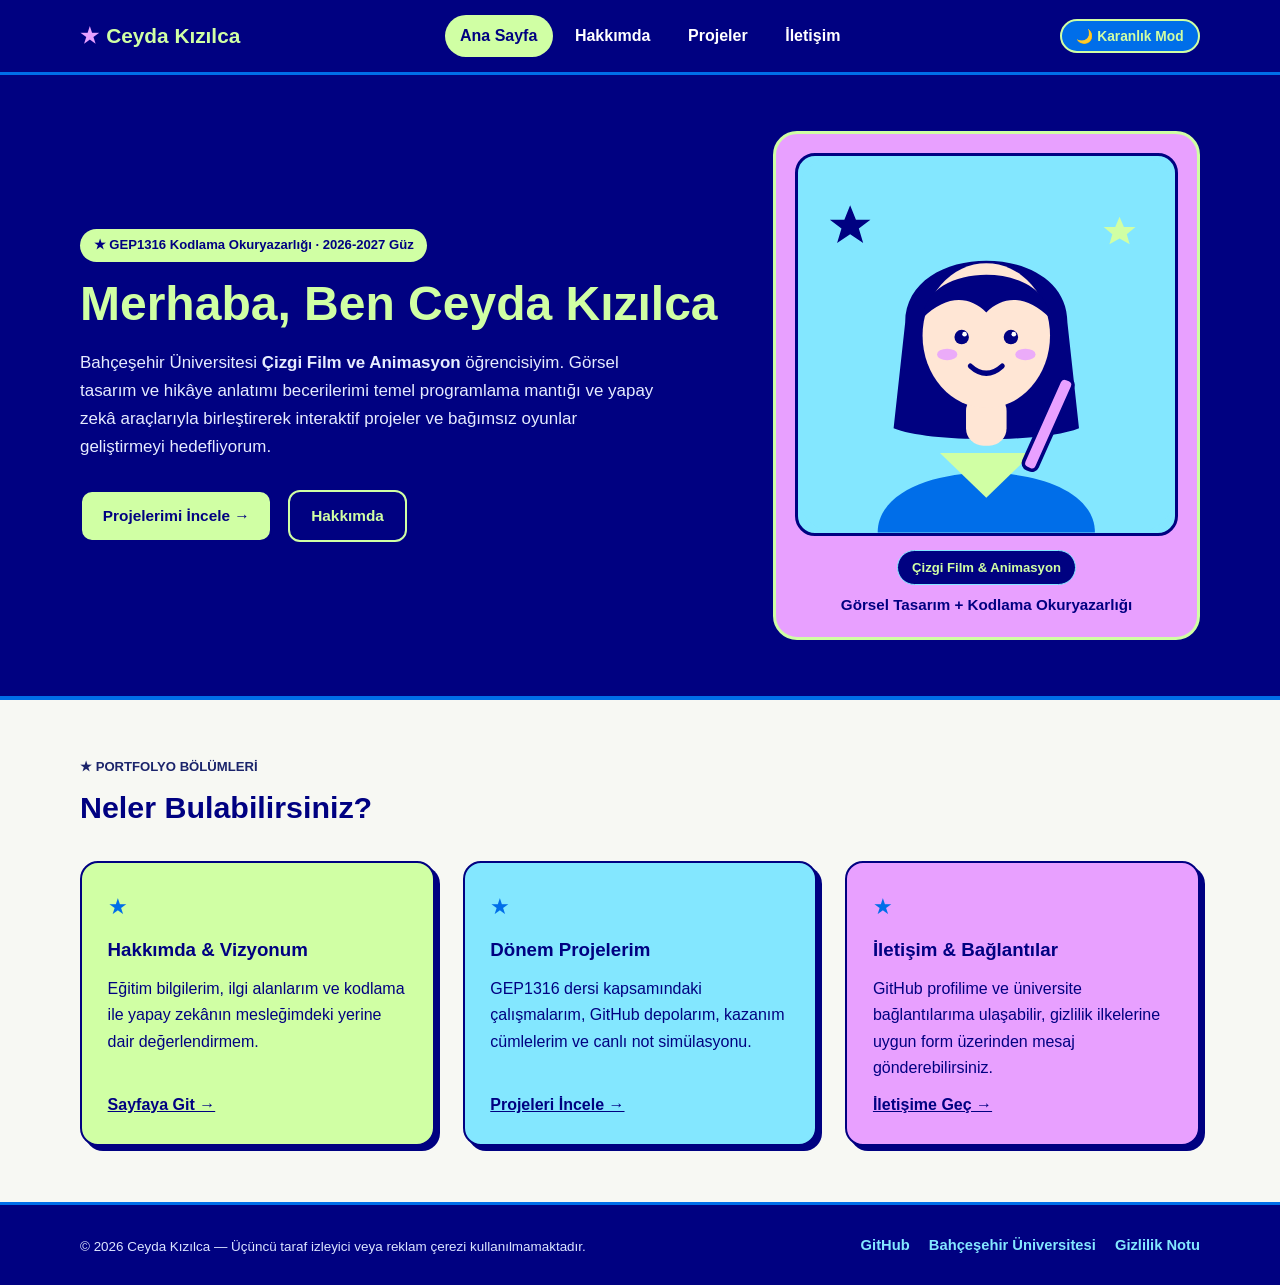
<file: index.html>
<!DOCTYPE html>
<html lang="tr">
<head>
  <meta charset="UTF-8">
  <meta name="viewport" content="width=device-width, initial-scale=1.0">
  <meta name="description" content="Ceyda Kızılca - GEP1316 Kodlama Okuryazarlığı Kişisel Portfolyo Sitesi">
  <title>Ceyda Kızılca | Ana Sayfa</title>
  <link rel="stylesheet" href="css/style.css">
</head>
<body>
  <a href="#main-content" class="skip-link">Ana içeriğe geç</a>

  <header class="site-header">
    <div class="container nav-wrapper">
      <a href="index.html" class="brand">
        <span class="brand-star" aria-hidden="true">★</span> Ceyda Kızılca
      </a>

      <div class="header-controls">
        <button type="button" class="theme-toggle" id="themeToggle" aria-pressed="false" aria-label="Karanlık modu aç veya kapat">
          🌙 Karanlık Mod
        </button>
        <button type="button" class="menu-toggle" id="menuToggle" aria-controls="siteNav" aria-expanded="false" aria-label="Gezinti menüsünü aç veya kapat">
          ☰ Menü
        </button>
      </div>

      <nav class="site-nav" id="siteNav" aria-label="Ana gezinti menüsü">
        <a href="index.html" class="nav-link active" aria-current="page">Ana Sayfa</a>
        <a href="hakkimda.html" class="nav-link">Hakkımda</a>
        <a href="projeler.html" class="nav-link">Projeler</a>
        <a href="iletisim.html" class="nav-link">İletişim</a>
      </nav>
    </div>
  </header>

  <main id="main-content">
    <section class="hero">
      <div class="container hero-grid">
        <div class="hero-content">
          <span class="badge badge-lime">★ GEP1316 Kodlama Okuryazarlığı · 2026-2027 Güz</span>
          <h1>Merhaba, Ben Ceyda Kızılca</h1>
          <p class="hero-text">
            Bahçeşehir Üniversitesi <strong>Çizgi Film ve Animasyon</strong> öğrencisiyim.
            Görsel tasarım ve hikâye anlatımı becerilerimi temel programlama mantığı ve yapay zekâ
            araçlarıyla birleştirerek interaktif projeler ve bağımsız oyunlar geliştirmeyi hedefliyorum.
          </p>
          <div class="hero-actions">
            <a href="projeler.html" class="btn btn-lime">Projelerimi İncele →</a>
            <a href="hakkimda.html" class="btn btn-outline-light">Hakkımda</a>
          </div>
        </div>

        <div class="avatar-showcase">
          <div class="avatar-frame">
            <!-- İsterseniz bu SVG yerine <img src="img/profil.jpg" alt="Ceyda Kızılca portre fotoğrafı"> ekleyebilirsiniz -->
            <svg viewBox="0 0 260 260" class="avatar-svg" role="img" aria-label="Ceyda Kızılca illüstrasyon avatarı">
              <title>Ceyda Kızılca İllüstrasyon Avatarı</title>
              <rect width="260" height="260" rx="26" fill="#83E7FF"/>
              <polygon points="36,34 40,44 50,44 42,50 45,60 36,54 27,60 30,50 22,44 32,44" fill="#000181"/>
              <polygon points="222,42 225,49 233,49 227,54 229,61 222,57 215,61 217,54 211,49 219,49" fill="#D0FFA4"/>
              <path d="M55 260 C55 205, 205 205, 205 260 Z" fill="#006EE9"/>
              <path d="M98 205 L130 236 L162 205 Z" fill="#D0FFA4"/>
              <path d="M74 115 C74 58, 186 58, 186 115 L194 188 C170 198, 90 198, 66 188 Z" fill="#000181"/>
              <rect x="116" y="164" width="28" height="36" rx="12" fill="#FFE6D5"/>
              <ellipse cx="130" cy="124" rx="44" ry="50" fill="#FFE6D5"/>
              <path d="M86 112 C88 72, 172 72, 174 112 C158 96, 142 96, 130 108 C118 96, 102 96, 86 112 Z" fill="#000181"/>
              <circle cx="113" cy="125" r="5" fill="#000181"/>
              <circle cx="147" cy="125" r="5" fill="#000181"/>
              <circle cx="115" cy="123" r="1.6" fill="#FFFFFF"/>
              <circle cx="149" cy="123" r="1.6" fill="#FFFFFF"/>
              <ellipse cx="103" cy="137" rx="7" ry="4" fill="#E8A0FF" opacity="0.85"/>
              <ellipse cx="157" cy="137" rx="7" ry="4" fill="#E8A0FF" opacity="0.85"/>
              <path d="M119 145 Q130 155 141 145" stroke="#000181" stroke-width="3.5" fill="none" stroke-linecap="round"/>
              <rect x="182" y="152" width="10" height="68" rx="4" transform="rotate(24 182 152)" fill="#E8A0FF" stroke="#000181" stroke-width="2.5"/>
            </svg>
          </div>
          <div class="avatar-caption">
            <span class="pill pill-navy">Çizgi Film &amp; Animasyon</span>
            <p>Görsel Tasarım + Kodlama Okuryazarlığı</p>
          </div>
        </div>
      </div>
    </section>

    <section class="section">
      <div class="container">
        <div class="section-header">
          <span class="eyebrow">★ PORTFOLYO BÖLÜMLERİ</span>
          <h2>Neler Bulabilirsiniz?</h2>
        </div>

        <div class="cards-grid three-cols">
          <article class="info-box box-lime">
            <span class="box-star" aria-hidden="true">★</span>
            <h3>Hakkımda &amp; Vizyonum</h3>
            <p>Eğitim bilgilerim, ilgi alanlarım ve kodlama ile yapay zekânın mesleğimdeki yerine dair değerlendirmem.</p>
            <a href="hakkimda.html" class="text-link">Sayfaya Git →</a>
          </article>

          <article class="info-box box-sunny">
            <span class="box-star" aria-hidden="true">★</span>
            <h3>Dönem Projelerim</h3>
            <p>GEP1316 dersi kapsamındaki çalışmalarım, GitHub depolarım, kazanım cümlelerim ve canlı not simülasyonu.</p>
            <a href="projeler.html" class="text-link">Projeleri İncele →</a>
          </article>

          <article class="info-box box-violet">
            <span class="box-star" aria-hidden="true">★</span>
            <h3>İletişim &amp; Bağlantılar</h3>
            <p>GitHub profilime ve üniversite bağlantılarıma ulaşabilir, gizlilik ilkelerine uygun form üzerinden mesaj gönderebilirsiniz.</p>
            <a href="iletisim.html" class="text-link">İletişime Geç →</a>
          </article>
        </div>
      </div>
    </section>
  </main>

  <footer class="site-footer">
    <div class="container footer-content">
      <div>
        
        <p class="footer-sub">© 2026 Ceyda Kızılca — Üçüncü taraf izleyici veya reklam çerezi kullanılmamaktadır.</p>
      </div>
      <div class="footer-links">
        <a href="https://github.com/CeydaKzlc" target="_blank" rel="noopener noreferrer">GitHub</a>
        <a href="https://www.bau.edu.tr" target="_blank" rel="noopener noreferrer">Bahçeşehir Üniversitesi</a>
        <a href="iletisim.html#gizlilik">Gizlilik Notu</a>
      </div>
    </div>
  </footer>

  <script src="js/script.js"></script>
</body>
</html>
</file>
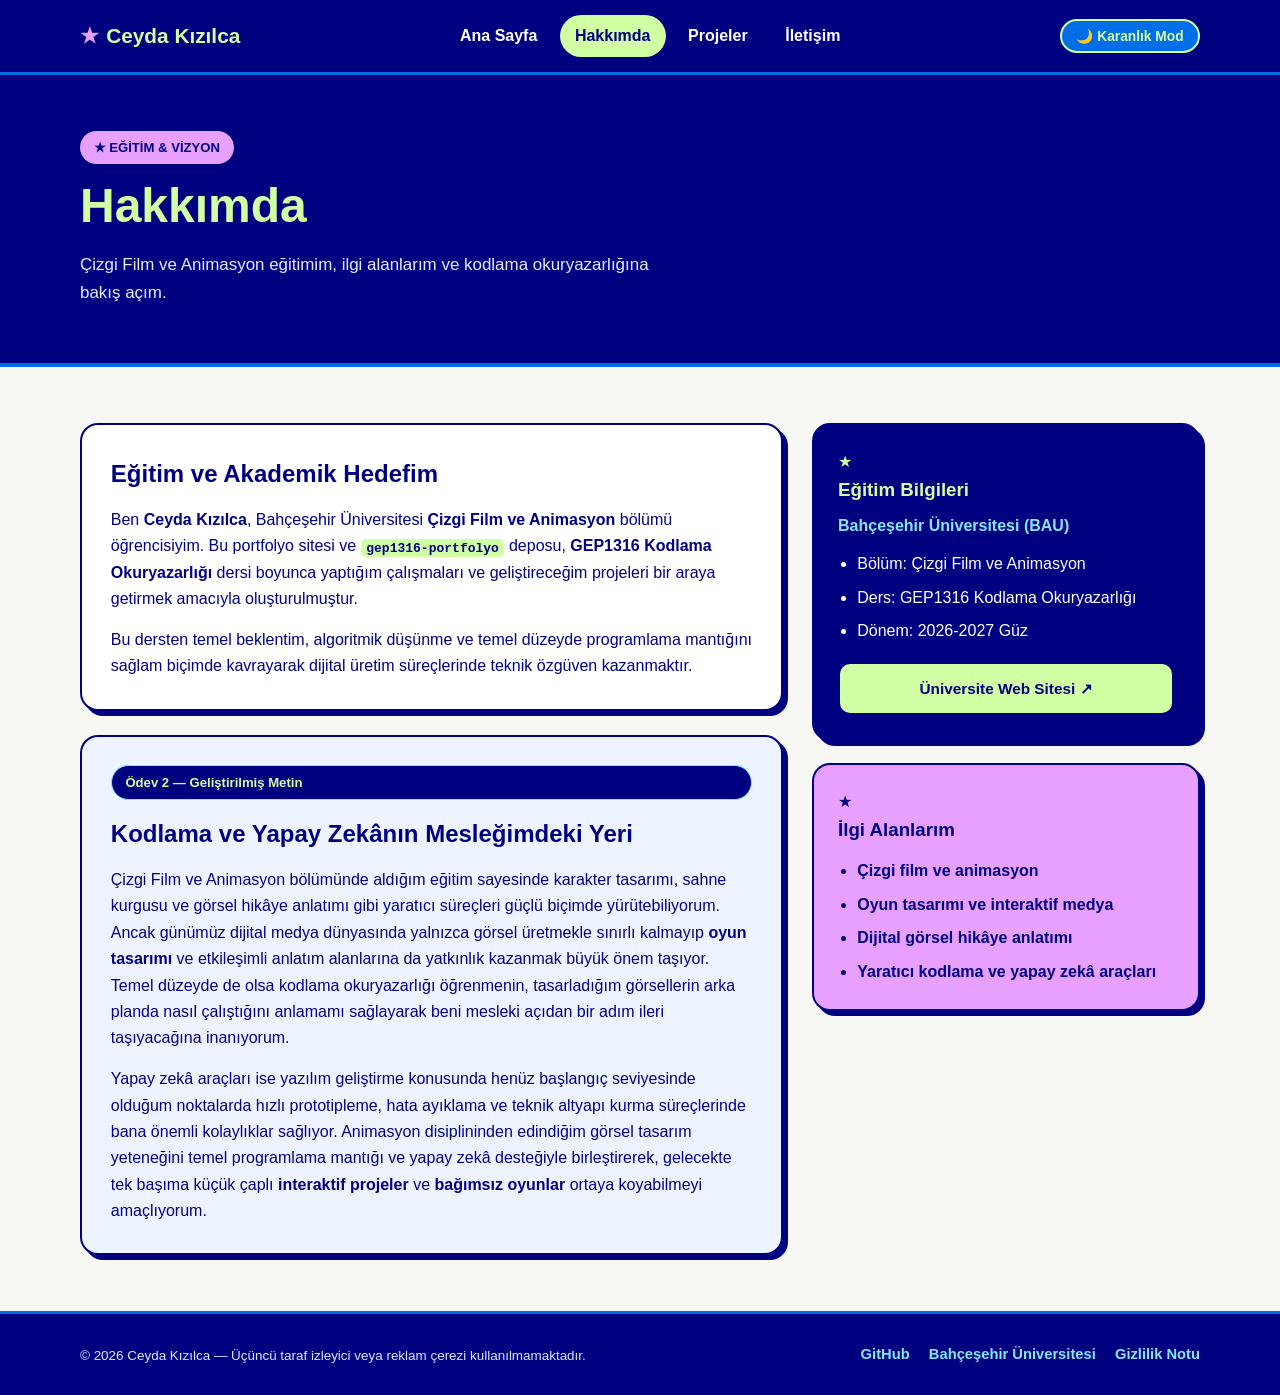
<file: hakkimda.html>
<!DOCTYPE html>
<html lang="tr">
<head>
  <meta charset="UTF-8">
  <meta name="viewport" content="width=device-width, initial-scale=1.0">
  <meta name="description" content="Ceyda Kızılca - Eğitim, ilgi alanları ve kodlama ile yapay zekânın mesleğimdeki yeri">
  <title>Hakkımda | Ceyda Kızılca</title>
  <link rel="stylesheet" href="css/style.css">
</head>
<body>
  <a href="#main-content" class="skip-link">Ana içeriğe geç</a>

  <header class="site-header">
    <div class="container nav-wrapper">
      <a href="index.html" class="brand">
        <span class="brand-star" aria-hidden="true">★</span> Ceyda Kızılca
      </a>

      <div class="header-controls">
        <button type="button" class="theme-toggle" id="themeToggle" aria-pressed="false" aria-label="Karanlık modu aç veya kapat">
          🌙 Karanlık Mod
        </button>
        <button type="button" class="menu-toggle" id="menuToggle" aria-controls="siteNav" aria-expanded="false" aria-label="Gezinti menüsünü aç veya kapat">
          ☰ Menü
        </button>
      </div>

      <nav class="site-nav" id="siteNav" aria-label="Ana gezinti menüsü">
        <a href="index.html" class="nav-link">Ana Sayfa</a>
        <a href="hakkimda.html" class="nav-link active" aria-current="page">Hakkımda</a>
        <a href="projeler.html" class="nav-link">Projeler</a>
        <a href="iletisim.html" class="nav-link">İletişim</a>
      </nav>
    </div>
  </header>

  <main id="main-content">
    <section class="page-banner">
      <div class="container">
        <span class="badge badge-violet">★ EĞİTİM &amp; VİZYON</span>
        <h1>Hakkımda</h1>
        <p>Çizgi Film ve Animasyon eğitimim, ilgi alanlarım ve kodlama okuryazarlığına bakış açım.</p>
      </div>
    </section>

    <section class="section">
      <div class="container about-layout">
        <div class="about-main">
          <article class="content-card">
            <h2>Eğitim ve Akademik Hedefim</h2>
            <p>
              Ben <strong>Ceyda Kızılca</strong>, Bahçeşehir Üniversitesi <strong>Çizgi Film ve Animasyon</strong>
              bölümü öğrencisiyim. Bu portfolyo sitesi ve <code>gep1316-portfolyo</code> deposu,
              <strong>GEP1316 Kodlama Okuryazarlığı</strong> dersi boyunca yaptığım çalışmaları ve
              geliştireceğim projeleri bir araya getirmek amacıyla oluşturulmuştur.
            </p>
            <p>
              Bu dersten temel beklentim, algoritmik düşünme ve temel düzeyde programlama mantığını
              sağlam biçimde kavrayarak dijital üretim süreçlerinde teknik özgüven kazanmaktır.
            </p>
          </article>

          <article class="content-card card-accent-sunny">
            <span class="pill pill-navy">Ödev 2 — Geliştirilmiş Metin</span>
            <h2 class="mt-sm">Kodlama ve Yapay Zekânın Mesleğimdeki Yeri</h2>
            <p>
              Çizgi Film ve Animasyon bölümünde aldığım eğitim sayesinde karakter tasarımı, sahne kurgusu ve
              görsel hikâye anlatımı gibi yaratıcı süreçleri güçlü biçimde yürütebiliyorum. Ancak günümüz dijital
              medya dünyasında yalnızca görsel üretmekle sınırlı kalmayıp <strong>oyun tasarımı</strong> ve etkileşimli
              anlatım alanlarına da yatkınlık kazanmak büyük önem taşıyor. Temel düzeyde de olsa kodlama
              okuryazarlığı öğrenmenin, tasarladığım görsellerin arka planda nasıl çalıştığını anlamamı sağlayarak
              beni mesleki açıdan bir adım ileri taşıyacağına inanıyorum.
            </p>
            <p>
              Yapay zekâ araçları ise yazılım geliştirme konusunda henüz başlangıç seviyesinde olduğum noktalarda
              hızlı prototipleme, hata ayıklama ve teknik altyapı kurma süreçlerinde bana önemli kolaylıklar sağlıyor.
              Animasyon disiplininden edindiğim görsel tasarım yeteneğini temel programlama mantığı ve yapay zekâ
              desteğiyle birleştirerek, gelecekte tek başıma küçük çaplı <strong>interaktif projeler</strong> ve
              <strong>bağımsız oyunlar</strong> ortaya koyabilmeyi amaçlıyorum.
            </p>
          </article>
        </div>

        <aside class="about-sidebar" aria-label="Eğitim ve ilgi alanları özeti">
          <div class="sidebar-card card-navy">
            <span class="star-icon" aria-hidden="true">★</span>
            <h3>Eğitim Bilgileri</h3>
            <p class="sidebar-subtext">Bahçeşehir Üniversitesi (BAU)</p>
            <ul class="sidebar-list">
              <li>Bölüm: Çizgi Film ve Animasyon</li>
              <li>Ders: GEP1316 Kodlama Okuryazarlığı</li>
              <li>Dönem: 2026-2027 Güz</li>
            </ul>
            <div class="sidebar-buttons">
              <a href="https://www.bau.edu.tr" target="_blank" rel="noopener noreferrer" class="btn btn-lime btn-block">
                Üniversite Web Sitesi ↗
              </a>
            </div>
          </div>

          <div class="sidebar-card card-violet">
            <span class="star-icon" aria-hidden="true">★</span>
            <h3>İlgi Alanlarım</h3>
            <ul class="sidebar-list dark-list">
              <li>Çizgi film ve animasyon</li>
              <li>Oyun tasarımı ve interaktif medya</li>
              <li>Dijital görsel hikâye anlatımı</li>
              <li>Yaratıcı kodlama ve yapay zekâ araçları</li>
            </ul>
          </div>
        </aside>
      </div>
    </section>
  </main>

  <footer class="site-footer">
    <div class="container footer-content">
      <div>
        
        <p class="footer-sub">© 2026 Ceyda Kızılca — Üçüncü taraf izleyici veya reklam çerezi kullanılmamaktadır.</p>
      </div>
      <div class="footer-links">
        <a href="https://github.com/CeydaKzlc" target="_blank" rel="noopener noreferrer">GitHub</a>
        <a href="https://www.bau.edu.tr" target="_blank" rel="noopener noreferrer">Bahçeşehir Üniversitesi</a>
        <a href="iletisim.html#gizlilik">Gizlilik Notu</a>
      </div>
    </div>
  </footer>

  <script src="js/script.js"></script>
</body>
</html>
</file>
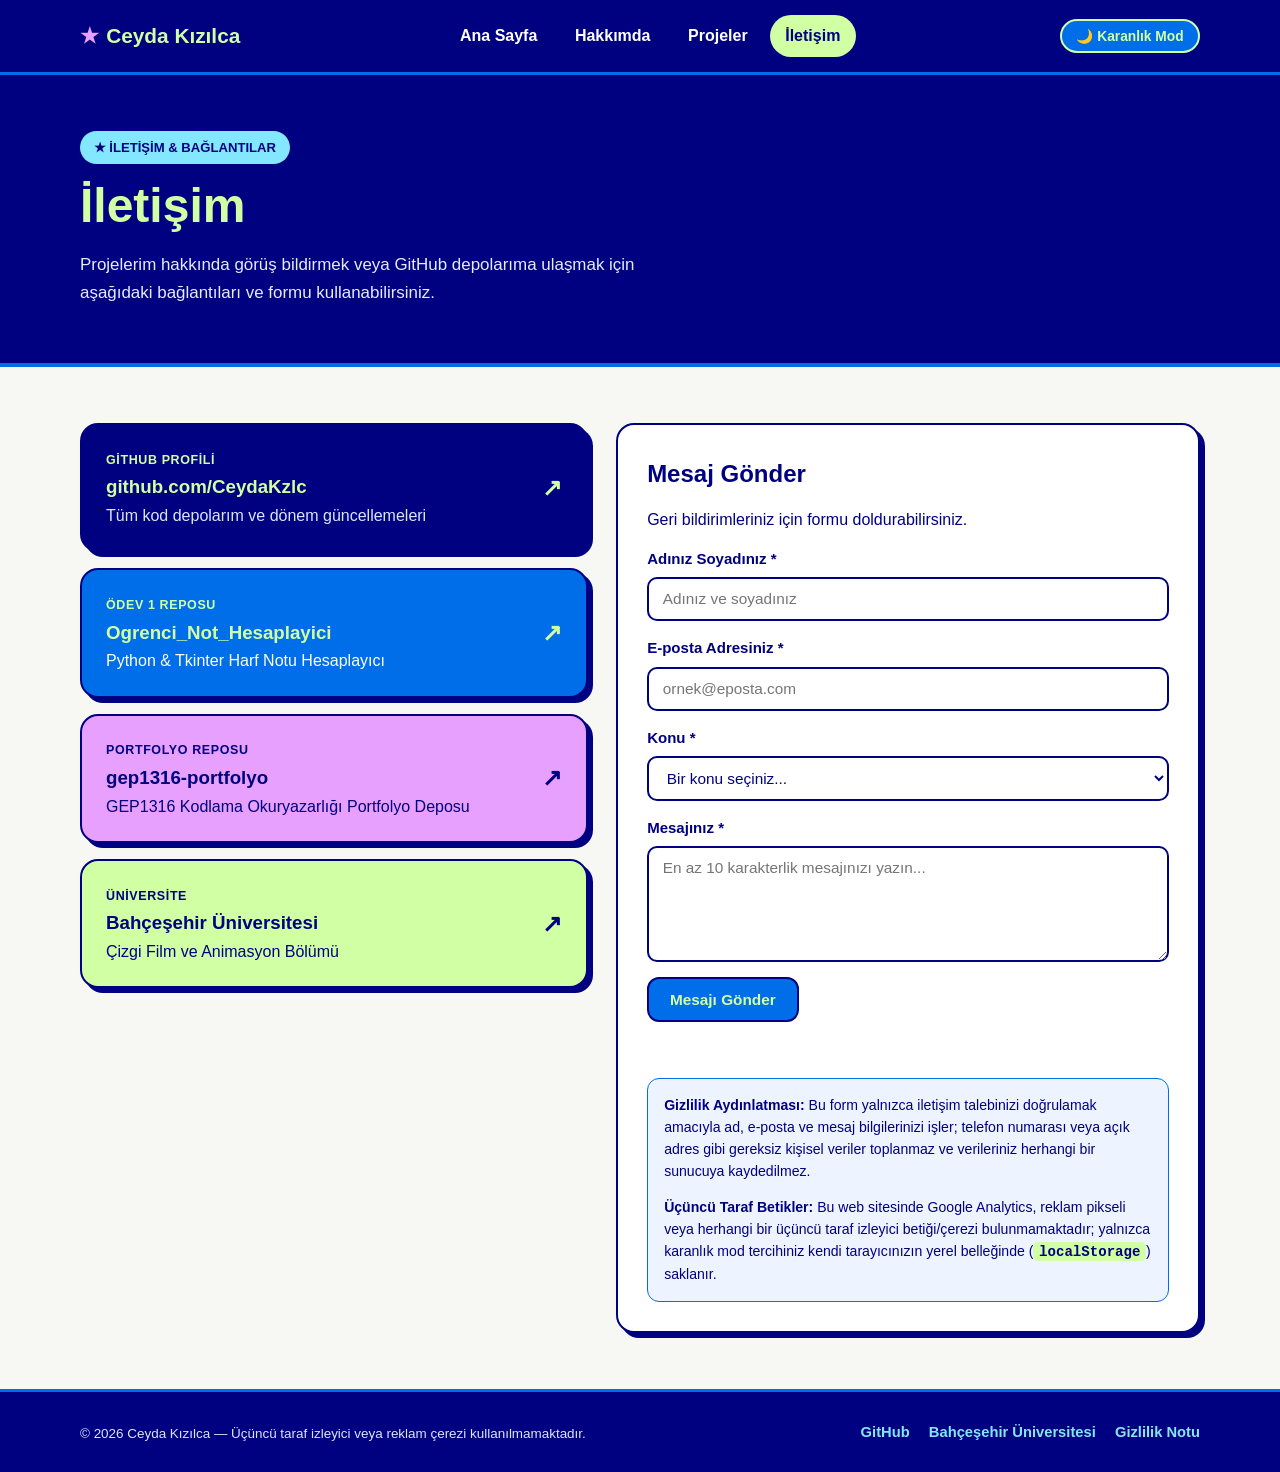
<file: iletisim.html>
<!DOCTYPE html>
<html lang="tr">
<head>
  <meta charset="UTF-8">
  <meta name="viewport" content="width=device-width, initial-scale=1.0">
  <meta name="description" content="Ceyda Kızılca - İletişim Formu, Gizlilik Aydınlatması ve Sosyal/Profesyonel Bağlantılar">
  <title>İletişim | Ceyda Kızılca</title>
  <link rel="stylesheet" href="css/style.css">
</head>
<body>
  <a href="#main-content" class="skip-link">Ana içeriğe geç</a>

  <header class="site-header">
    <div class="container nav-wrapper">
      <a href="index.html" class="brand">
        <span class="brand-star" aria-hidden="true">★</span> Ceyda Kızılca
      </a>

      <div class="header-controls">
        <button type="button" class="theme-toggle" id="themeToggle" aria-pressed="false" aria-label="Karanlık modu aç veya kapat">
          🌙 Karanlık Mod
        </button>
        <button type="button" class="menu-toggle" id="menuToggle" aria-controls="siteNav" aria-expanded="false" aria-label="Gezinti menüsünü aç veya kapat">
          ☰ Menü
        </button>
      </div>

      <nav class="site-nav" id="siteNav" aria-label="Ana gezinti menüsü">
        <a href="index.html" class="nav-link">Ana Sayfa</a>
        <a href="hakkimda.html" class="nav-link">Hakkımda</a>
        <a href="projeler.html" class="nav-link">Projeler</a>
        <a href="iletisim.html" class="nav-link active" aria-current="page">İletişim</a>
      </nav>
    </div>
  </header>

  <main id="main-content">
    <section class="page-banner">
      <div class="container">
        <span class="badge badge-sunny">★ İLETİŞİM &amp; BAĞLANTILAR</span>
        <h1>İletişim</h1>
        <p>Projelerim hakkında görüş bildirmek veya GitHub depolarıma ulaşmak için aşağıdaki bağlantıları ve formu kullanabilirsiniz.</p>
      </div>
    </section>

    <section class="section">
      <div class="container contact-grid">
        <!-- Sosyal / Profesyonel Bağlantılar (Telefon ve Adres Bulunmaz) -->
        <div class="contact-links-panel">
          <a href="https://github.com/CeydaKzlc" target="_blank" rel="noopener noreferrer" class="link-card card-navy">
            <div>
              <span class="tag">GİTHUB PROFİLİ</span>
              <h3>github.com/CeydaKzlc</h3>
              <p>Tüm kod depolarım ve dönem güncellemeleri</p>
            </div>
            <span class="arrow" aria-hidden="true">↗</span>
          </a>

          <a href="https://github.com/CeydaKzlc/Ogrenci_Not_Hesaplayici" target="_blank" rel="noopener noreferrer" class="link-card card-blue">
            <div>
              <span class="tag">ÖDEV 1 REPOSU</span>
              <h3>Ogrenci_Not_Hesaplayici</h3>
              <p>Python &amp; Tkinter Harf Notu Hesaplayıcı</p>
            </div>
            <span class="arrow" aria-hidden="true">↗</span>
          </a>

          <a href="https://github.com/CeydaKzlc/gep1316-portfolyo" target="_blank" rel="noopener noreferrer" class="link-card card-violet">
            <div>
              <span class="tag">PORTFOLYO REPOSU</span>
              <h3>gep1316-portfolyo</h3>
              <p>GEP1316 Kodlama Okuryazarlığı Portfolyo Deposu</p>
            </div>
            <span class="arrow" aria-hidden="true">↗</span>
          </a>

          <a href="https://www.bau.edu.tr" target="_blank" rel="noopener noreferrer" class="link-card card-lime">
            <div>
              <span class="tag">ÜNİVERSİTE</span>
              <h3>Bahçeşehir Üniversitesi</h3>
              <p>Çizgi Film ve Animasyon Bölümü</p>
            </div>
            <span class="arrow" aria-hidden="true">↗</span>
          </a>
        </div>

        <!-- Doğrulamalı İletişim Formu -->
        <div class="content-card">
          <h2>Mesaj Gönder</h2>
          <p>Geri bildirimleriniz için formu doldurabilirsiniz.</p>

          <form id="contactForm" class="contact-form mt-sm" novalidate>
            <div class="form-group">
              <label for="senderName">Adınız Soyadınız <span aria-hidden="true">*</span></label>
              <input type="text" id="senderName" name="senderName" autocomplete="name" placeholder="Adınız ve soyadınız" required>
              <small class="field-error" id="nameError" role="alert"></small>
            </div>

            <div class="form-group">
              <label for="senderEmail">E-posta Adresiniz <span aria-hidden="true">*</span></label>
              <input type="email" id="senderEmail" name="senderEmail" autocomplete="email" placeholder="ornek@eposta.com" required>
              <small class="field-error" id="emailError" role="alert"></small>
            </div>

            <div class="form-group">
              <label for="senderSubject">Konu <span aria-hidden="true">*</span></label>
              <select id="senderSubject" name="senderSubject" required>
                <option value="">Bir konu seçiniz...</option>
                <option value="proje">Proje Geri Bildirimi</option>
                <option value="isbirligi">Oyun / Animasyon İş Birliği</option>
                <option value="genel">Genel Mesaj</option>
              </select>
              <small class="field-error" id="subjectError" role="alert"></small>
            </div>

            <div class="form-group">
              <label for="senderMessage">Mesajınız <span aria-hidden="true">*</span></label>
              <textarea id="senderMessage" name="senderMessage" rows="5" placeholder="En az 10 karakterlik mesajınızı yazın..." required></textarea>
              <small class="field-error" id="messageError" role="alert"></small>
            </div>

            <button type="submit" class="btn btn-blue">Mesajı Gönder</button>
            <p id="contactFeedback" class="demo-message" aria-live="polite"></p>

            <!-- Gizlilik Aydınlatması ve Üçüncü Taraf Betik Açıklaması -->
            <div class="privacy-notice" id="gizlilik">
              <p>
                <strong>Gizlilik Aydınlatması:</strong> Bu form yalnızca iletişim talebinizi doğrulamak amacıyla
                ad, e-posta ve mesaj bilgilerinizi işler; telefon numarası veya açık adres gibi gereksiz kişisel
                veriler toplanmaz ve verileriniz herhangi bir sunucuya kaydedilmez.
              </p>
              <p class="mt-xs">
                <strong>Üçüncü Taraf Betikler:</strong> Bu web sitesinde Google Analytics, reklam pikseli veya
                herhangi bir üçüncü taraf izleyici betiği/çerezi bulunmamaktadır; yalnızca karanlık mod tercihiniz
                kendi tarayıcınızın yerel belleğinde (<code>localStorage</code>) saklanır.
              </p>
            </div>
          </form>
        </div>
      </div>
    </section>
  </main>

  <footer class="site-footer">
    <div class="container footer-content">
      <div>
      
        <p class="footer-sub">© 2026 Ceyda Kızılca — Üçüncü taraf izleyici veya reklam çerezi kullanılmamaktadır.</p>
      </div>
      <div class="footer-links">
        <a href="https://github.com/CeydaKzlc" target="_blank" rel="noopener noreferrer">GitHub</a>
        <a href="https://www.bau.edu.tr" target="_blank" rel="noopener noreferrer">Bahçeşehir Üniversitesi</a>
        <a href="#gizlilik">Gizlilik Notu</a>
      </div>
    </div>
  </footer>

  <script src="js/script.js"></script>
</body>
</html>
</file>
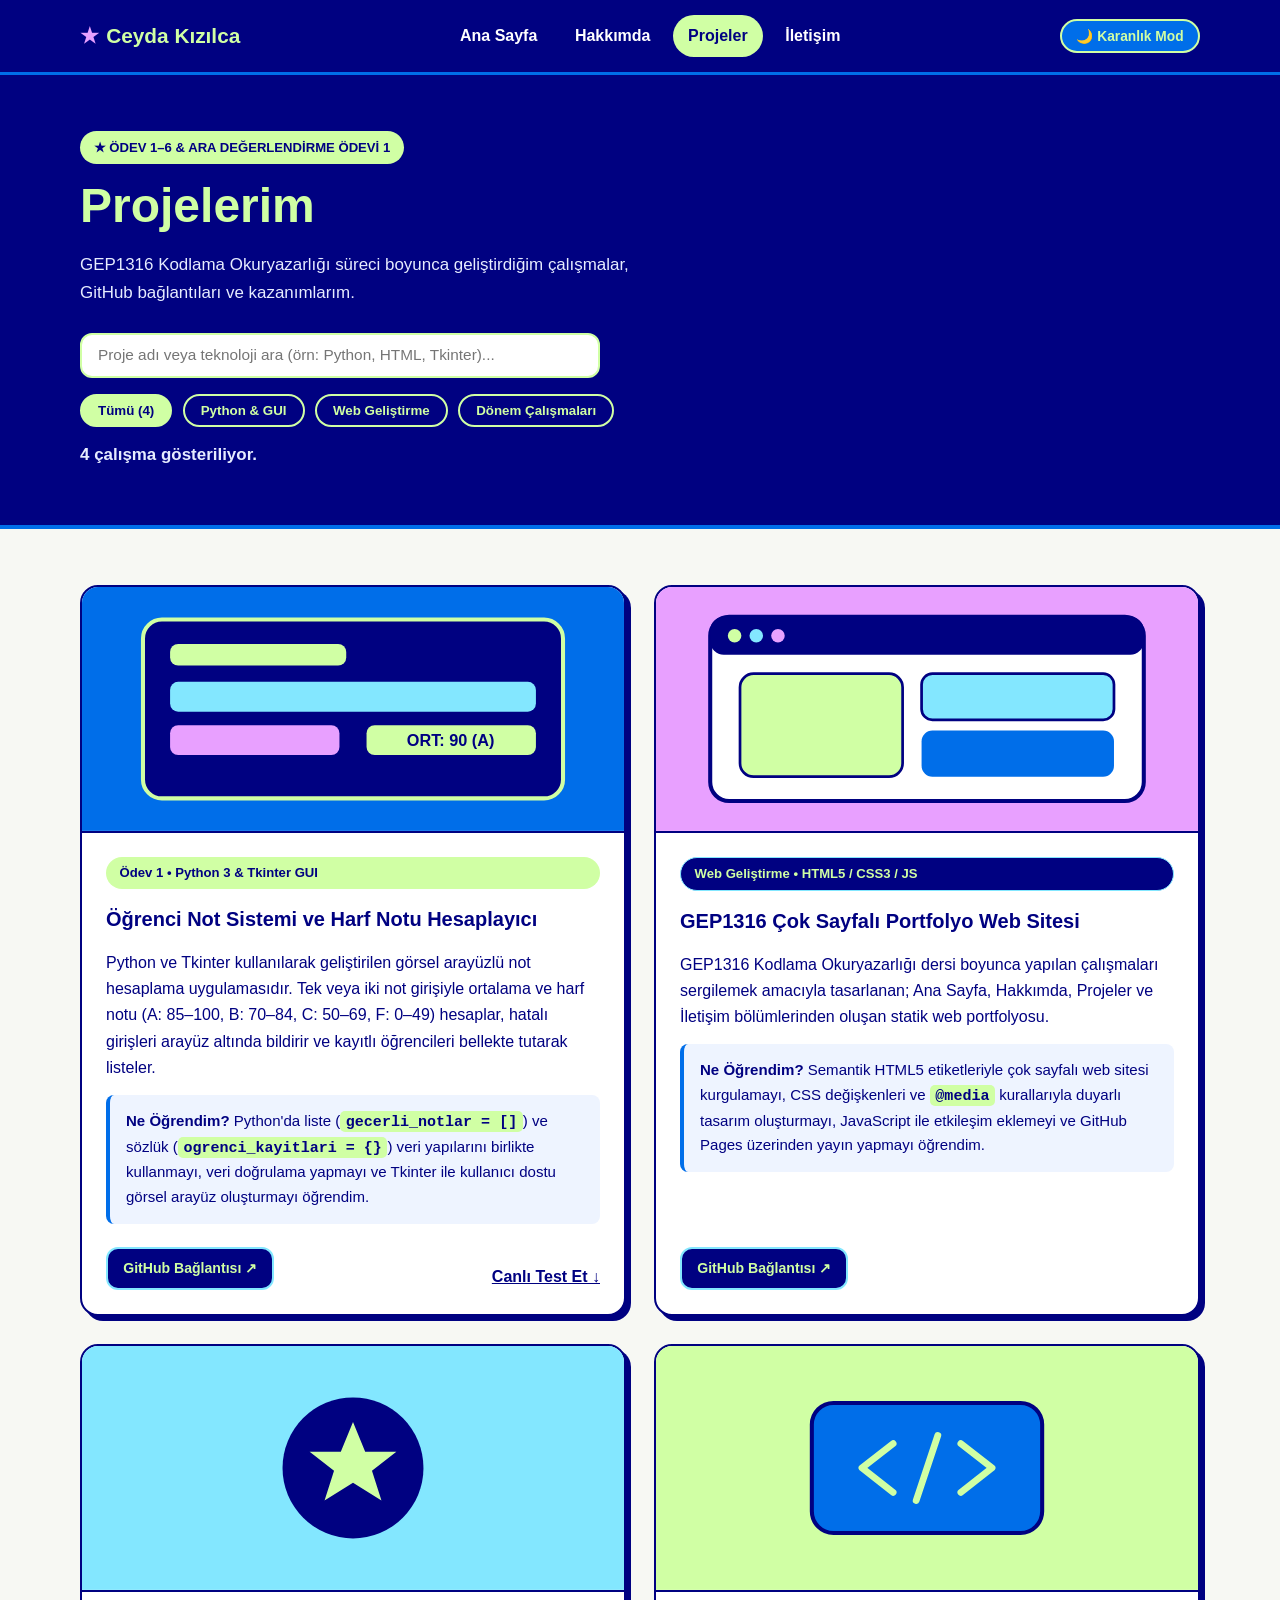
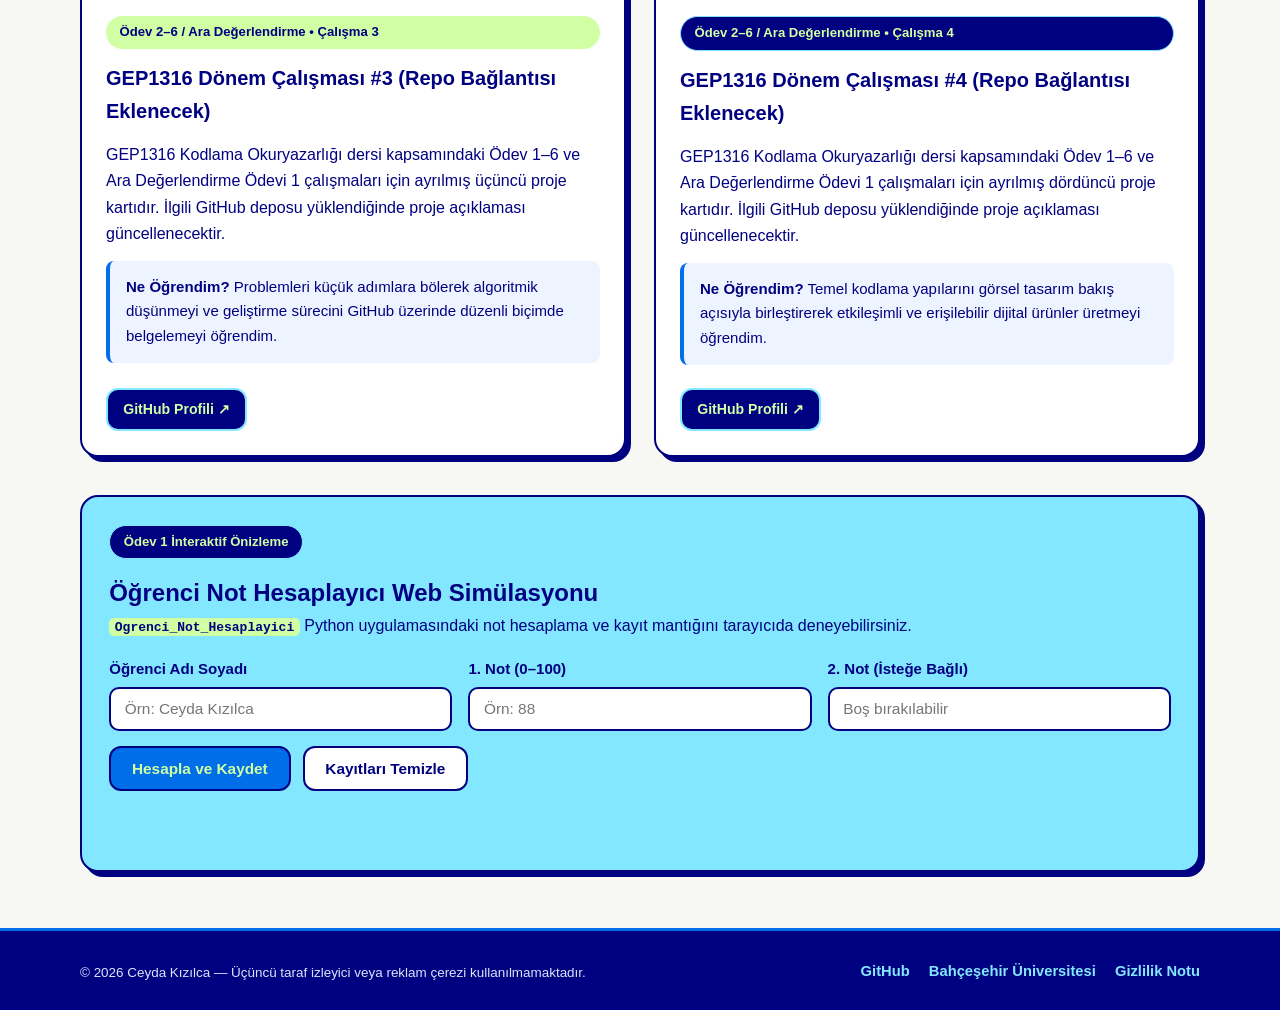
<file: projeler.html>
<!DOCTYPE html>
<html lang="tr">
<head>
  <meta charset="UTF-8">
  <meta name="viewport" content="width=device-width, initial-scale=1.0">
  <meta name="description" content="Ceyda Kızılca - GEP1316 Kodlama Okuryazarlığı Proje Kartları ve GitHub Depoları">
  <title>Projeler | Ceyda Kızılca</title>
  <link rel="stylesheet" href="css/style.css">
</head>
<body>
  <a href="#main-content" class="skip-link">Ana içeriğe geç</a>

  <header class="site-header">
    <div class="container nav-wrapper">
      <a href="index.html" class="brand">
        <span class="brand-star" aria-hidden="true">★</span> Ceyda Kızılca
      </a>

      <div class="header-controls">
        <button type="button" class="theme-toggle" id="themeToggle" aria-pressed="false" aria-label="Karanlık modu aç veya kapat">
          🌙 Karanlık Mod
        </button>
        <button type="button" class="menu-toggle" id="menuToggle" aria-controls="siteNav" aria-expanded="false" aria-label="Gezinti menüsünü aç veya kapat">
          ☰ Menü
        </button>
      </div>

      <nav class="site-nav" id="siteNav" aria-label="Ana gezinti menüsü">
        <a href="index.html" class="nav-link">Ana Sayfa</a>
        <a href="hakkimda.html" class="nav-link">Hakkımda</a>
        <a href="projeler.html" class="nav-link active" aria-current="page">Projeler</a>
        <a href="iletisim.html" class="nav-link">İletişim</a>
      </nav>
    </div>
  </header>

  <main id="main-content">
    <section class="page-banner">
      <div class="container">
        <span class="badge badge-lime">★ ÖDEV 1–6 &amp; ARA DEĞERLENDİRME ÖDEVİ 1</span>
        <h1>Projelerim</h1>
        <p>GEP1316 Kodlama Okuryazarlığı süreci boyunca geliştirdiğim çalışmalar, GitHub bağlantıları ve kazanımlarım.</p>

        <!-- Arama ve Kategori Filtreleme -->
        <div class="search-filter-panel">
          <div class="search-box">
            <label for="projectSearch" class="sr-only">Projelerde ara</label>
            <input type="search" id="projectSearch" placeholder="Proje adı veya teknoloji ara (örn: Python, HTML, Tkinter)...">
          </div>

          <div class="filter-bar" role="group" aria-label="Proje kategorisi filtreleme">
            <button type="button" class="filter-btn active" data-filter="all">Tümü (4)</button>
            <button type="button" class="filter-btn" data-filter="python">Python &amp; GUI</button>
            <button type="button" class="filter-btn" data-filter="web">Web Geliştirme</button>
            <button type="button" class="filter-btn" data-filter="odevler">Dönem Çalışmaları</button>
          </div>
        </div>
        <p id="filterStatus" class="filter-status" aria-live="polite">4 çalışma gösteriliyor.</p>
      </div>
    </section>

    <section class="section">
      <div class="container cards-grid two-cols" id="projectsGrid">

        <!-- KART 1: Ödev 1 — Öğrenci Not Uygulaması -->
        <article class="project-card" data-category="python">
          <div class="project-visual">
            <svg viewBox="0 0 400 180" role="img" aria-label="Öğrenci Not Sistemi ve Harf Notu Hesaplayıcı görseli">
              <title>Öğrenci Not Sistemi ve Harf Notu Hesaplayıcı Arayüz Önizlemesi</title>
              <rect width="400" height="180" fill="#006EE9"/>
              <rect x="45" y="24" width="310" height="132" rx="14" fill="#000181" stroke="#D0FFA4" stroke-width="3"/>
              <rect x="65" y="42" width="130" height="16" rx="6" fill="#D0FFA4"/>
              <rect x="65" y="70" width="270" height="22" rx="6" fill="#83E7FF"/>
              <rect x="65" y="102" width="125" height="22" rx="6" fill="#E8A0FF"/>
              <rect x="210" y="102" width="125" height="22" rx="6" fill="#D0FFA4"/>
              <text x="272" y="117" text-anchor="middle" fill="#000181" font-size="12" font-weight="800" font-family="sans-serif">ORT: 90 (A)</text>
            </svg>
          </div>
          <div class="project-card-body">
            <span class="pill pill-lime">Ödev 1 • Python 3 &amp; Tkinter GUI</span>
            <h3>Öğrenci Not Sistemi ve Harf Notu Hesaplayıcı</h3>
            <p>
              Python ve Tkinter kullanılarak geliştirilen görsel arayüzlü not hesaplama uygulamasıdır.
              Tek veya iki not girişiyle ortalama ve harf notu (A: 85–100, B: 70–84, C: 50–69, F: 0–49) hesaplar,
              hatalı girişleri arayüz altında bildirir ve kayıtlı öğrencileri bellekte tutarak listeler.
            </p>
            <div class="learned-box">
              <strong>Ne Öğrendim?</strong> Python'da liste (<code>gecerli_notlar = []</code>) ve sözlük
              (<code>ogrenci_kayitlari = {}</code>) veri yapılarını birlikte kullanmayı, veri doğrulama yapmayı
              ve Tkinter ile kullanıcı dostu görsel arayüz oluşturmayı öğrendim.
            </div>
            <div class="card-footer-links">
              <a href="https://github.com/CeydaKzlc/Ogrenci_Not_Hesaplayici" target="_blank" rel="noopener noreferrer" class="btn btn-sm btn-navy">
                GitHub Bağlantısı ↗
              </a>
              <a href="#canli-demo" class="text-link">Canlı Test Et ↓</a>
            </div>
          </div>
        </article>

        <!-- KART 2: GEP1316 Portfolyo Web Sitesi -->
        <article class="project-card" data-category="web">
          <div class="project-visual">
            <svg viewBox="0 0 400 180" role="img" aria-label="GEP1316 Çok Sayfalı Portfolyo Web Sitesi görseli">
              <title>GEP1316 Çok Sayfalı Portfolyo Web Sitesi Önizlemesi</title>
              <rect width="400" height="180" fill="#E8A0FF"/>
              <rect x="40" y="22" width="320" height="136" rx="14" fill="#FFFFFF" stroke="#000181" stroke-width="3"/>
              <rect x="40" y="22" width="320" height="28" rx="10" fill="#000181"/>
              <circle cx="58" cy="36" r="5" fill="#D0FFA4"/>
              <circle cx="74" cy="36" r="5" fill="#83E7FF"/>
              <circle cx="90" cy="36" r="5" fill="#E8A0FF"/>
              <rect x="62" y="64" width="120" height="76" rx="10" fill="#D0FFA4" stroke="#000181" stroke-width="2"/>
              <rect x="196" y="64" width="142" height="34" rx="8" fill="#83E7FF" stroke="#000181" stroke-width="2"/>
              <rect x="196" y="106" width="142" height="34" rx="8" fill="#006EE9"/>
            </svg>
          </div>
          <div class="project-card-body">
            <span class="pill pill-navy">Web Geliştirme • HTML5 / CSS3 / JS</span>
            <h3>GEP1316 Çok Sayfalı Portfolyo Web Sitesi</h3>
            <p>
              GEP1316 Kodlama Okuryazarlığı dersi boyunca yapılan çalışmaları sergilemek amacıyla
              tasarlanan; Ana Sayfa, Hakkımda, Projeler ve İletişim bölümlerinden oluşan statik web portfolyosu.
            </p>
            <div class="learned-box">
              <strong>Ne Öğrendim?</strong> Semantik HTML5 etiketleriyle çok sayfalı web sitesi kurgulamayı,
              CSS değişkenleri ve <code>@media</code> kurallarıyla duyarlı tasarım oluşturmayı, JavaScript ile
              etkileşim eklemeyi ve GitHub Pages üzerinden yayın yapmayı öğrendim.
            </div>
            <div class="card-footer-links">
              <a href="https://github.com/CeydaKzlc/Kisisel_Web_Portfolyosu" target="_blank" rel="noopener noreferrer" class="btn btn-sm btn-navy">
                GitHub Bağlantısı ↗
              </a>
            </div>
          </div>
        </article>

        <!-- KART 3: Ödev 2–6 / Ara Değerlendirme Çalışması #3 -->
        <article class="project-card" data-category="odevler">
          <div class="project-visual">
            <svg viewBox="0 0 400 180" role="img" aria-label="GEP1316 Dönem Çalışması 3 görseli">
              <title>GEP1316 Dönem Çalışması 3 Görseli</title>
              <rect width="400" height="180" fill="#83E7FF"/>
              <circle cx="200" cy="90" r="52" fill="#000181"/>
              <polygon points="200,56 209,78 232,78 214,92 221,114 200,101 179,114 186,92 168,78 191,78" fill="#D0FFA4"/>
            </svg>
          </div>
          <div class="project-card-body">
            <span class="pill pill-lime">Ödev 2–6 / Ara Değerlendirme • Çalışma 3</span>
            <h3>GEP1316 Dönem Çalışması #3 (Repo Bağlantısı Eklenecek)</h3>
            <p>
              GEP1316 Kodlama Okuryazarlığı dersi kapsamındaki Ödev 1–6 ve Ara Değerlendirme Ödevi 1
              çalışmaları için ayrılmış üçüncü proje kartıdır. İlgili GitHub deposu yüklendiğinde proje açıklaması güncellenecektir.
            </p>
            <div class="learned-box">
              <strong>Ne Öğrendim?</strong> Problemleri küçük adımlara bölerek algoritmik düşünmeyi ve
              geliştirme sürecini GitHub üzerinde düzenli biçimde belgelemeyi öğrendim.
            </div>
            <div class="card-footer-links">
              <a href="https://github.com/CeydaKzlc" target="_blank" rel="noopener noreferrer" class="btn btn-sm btn-navy">
                GitHub Profili ↗
              </a>
            </div>
          </div>
        </article>

        <!-- KART 4: Ödev 2–6 / Ara Değerlendirme Çalışması #4 -->
        <article class="project-card" data-category="odevler">
          <div class="project-visual">
            <svg viewBox="0 0 400 180" role="img" aria-label="GEP1316 Dönem Çalışması 4 görseli">
              <title>GEP1316 Dönem Çalışması 4 Görseli</title>
              <rect width="400" height="180" fill="#D0FFA4"/>
              <rect x="115" y="42" width="170" height="96" rx="16" fill="#006EE9" stroke="#000181" stroke-width="3"/>
              <path d="M175 72 L152 90 L175 108 M225 72 L248 90 L225 108 M208 66 L192 114" stroke="#D0FFA4" stroke-width="5" fill="none" stroke-linecap="round" stroke-linejoin="round"/>
            </svg>
          </div>
          <div class="project-card-body">
            <span class="pill pill-navy">Ödev 2–6 / Ara Değerlendirme • Çalışma 4</span>
            <h3>GEP1316 Dönem Çalışması #4 (Repo Bağlantısı Eklenecek)</h3>
            <p>
              GEP1316 Kodlama Okuryazarlığı dersi kapsamındaki Ödev 1–6 ve Ara Değerlendirme Ödevi 1
              çalışmaları için ayrılmış dördüncü proje kartıdır. İlgili GitHub deposu yüklendiğinde proje açıklaması güncellenecektir.
            </p>
            <div class="learned-box">
              <strong>Ne Öğrendim?</strong> Temel kodlama yapılarını görsel tasarım bakış açısıyla
              birleştirerek etkileşimli ve erişilebilir dijital ürünler üretmeyi öğrendim.
            </div>
            <div class="card-footer-links">
              <a href="https://github.com/CeydaKzlc" target="_blank" rel="noopener noreferrer" class="btn btn-sm btn-navy">
                GitHub Profili ↗
              </a>
            </div>
          </div>
        </article>

      </div>

      <!-- Ödev 1 Canlı Simülasyon -->
      <div class="container mt-lg" id="canli-demo">
        <div class="demo-box">
          <div class="demo-header">
            <span class="pill pill-navy">Ödev 1 İnteraktif Önizleme</span>
            <h2 class="mt-sm">Öğrenci Not Hesaplayıcı Web Simülasyonu</h2>
            <p><code>Ogrenci_Not_Hesaplayici</code> Python uygulamasındaki not hesaplama ve kayıt mantığını tarayıcıda deneyebilirsiniz.</p>
          </div>
          <form id="gradeDemoForm" class="demo-form" novalidate>
            <div class="form-row">
              <div class="form-group">
                <label for="studentName">Öğrenci Adı Soyadı</label>
                <input type="text" id="studentName" placeholder="Örn: Ceyda Kızılca">
              </div>
              <div class="form-group">
                <label for="grade1">1. Not (0–100)</label>
                <input type="number" id="grade1" min="0" max="100" placeholder="Örn: 88">
              </div>
              <div class="form-group">
                <label for="grade2">2. Not (İsteğe Bağlı)</label>
                <input type="number" id="grade2" min="0" max="100" placeholder="Boş bırakılabilir">
              </div>
            </div>
            <div class="demo-actions">
              <button type="submit" class="btn btn-blue">Hesapla ve Kaydet</button>
              <button type="button" id="clearDemoBtn" class="btn btn-outline-navy">Kayıtları Temizle</button>
            </div>
            <p id="demoMessage" class="demo-message" aria-live="polite"></p>
          </form>
          <div id="demoRecords" class="demo-records"></div>
        </div>
      </div>
    </section>
  </main>

  <footer class="site-footer">
    <div class="container footer-content">
      <div>
        
        <p class="footer-sub">© 2026 Ceyda Kızılca — Üçüncü taraf izleyici veya reklam çerezi kullanılmamaktadır.</p>
      </div>
      <div class="footer-links">
        <a href="https://github.com/CeydaKzlc" target="_blank" rel="noopener noreferrer">GitHub</a>
        <a href="https://www.bau.edu.tr" target="_blank" rel="noopener noreferrer">Bahçeşehir Üniversitesi</a>
        <a href="iletisim.html#gizlilik">Gizlilik Notu</a>
      </div>
    </div>
  </footer>

  <script src="js/script.js"></script>
</body>
</html>
</file>
<file: css/style.css>
:root {
  /* Paylaşılan 5 Renkli Palet */
  --powdered-lime: #D0FFA4;
  --night-skies: #000181;
  --violet: #E8A0FF;
  --blue-raspberry: #006EE9;
  --sunny-skies: #83E7FF;

  /* Aydınlık Tema Değişkenleri */
  --bg-page: #F7F8F3;
  --bg-card: #FFFFFF;
  --bg-soft: #EEF4FF;
  --text-main: #000181;
  --text-muted: #1B246B;
  --border-color: #000181;
  --shadow-hard: 5px 5px 0px #000181;
  --border-radius: 18px;
}

/* Karanlık Mod Değişkenleri (Yüksek Kontrast Korumalı) */
[data-theme="dark"] {
  --bg-page: #05082E;
  --bg-card: #0B114D;
  --bg-soft: #121A66;
  --text-main: #F4F7FF;
  --text-muted: #D0FFA4;
  --border-color: #83E7FF;
  --shadow-hard: 5px 5px 0px #006EE9;
}

* {
  box-sizing: border-box;
  margin: 0;
  padding: 0;
}

body {
  font-family: -apple-system, BlinkMacSystemFont, "Segoe UI", Roboto, Helvetica, Arial, sans-serif;
  background-color: var(--bg-page);
  color: var(--text-main);
  line-height: 1.65;
  display: flex;
  flex-direction: column;
  min-height: 100vh;
  transition: background-color 0.2s ease, color 0.2s ease;
}

main {
  flex: 1;
}

.container {
  width: min(1120px, 92%);
  margin: 0 auto;
}

/* Klavye Erişilebilirliği & Odak Halkaları */
.skip-link {
  position: absolute;
  top: -100px;
  left: 1rem;
  background-color: var(--powdered-lime);
  color: var(--night-skies);
  font-weight: 800;
  padding: 0.7rem 1.1rem;
  border-radius: 10px;
  border: 3px solid var(--night-skies);
  z-index: 999;
  text-decoration: none;
}

.skip-link:focus {
  top: 1rem;
}

:focus-visible {
  outline: 3px solid var(--violet);
  outline-offset: 3px;
}

.sr-only {
  position: absolute;
  width: 1px;
  height: 1px;
  overflow: hidden;
  clip: rect(0, 0, 0, 0);
  white-space: nowrap;
}

.mt-xs { margin-top: 0.45rem; }
.mt-sm { margin-top: 0.85rem; }
.mt-lg { margin-top: 2.4rem; }

/* Header & Navigasyon */
.site-header {
  background-color: var(--night-skies);
  color: var(--powdered-lime);
  border-bottom: 3px solid var(--blue-raspberry);
  position: sticky;
  top: 0;
  z-index: 100;
}

.nav-wrapper {
  display: flex;
  align-items: center;
  justify-content: space-between;
  gap: 1rem;
  padding: 0.95rem 0;
}

.brand {
  color: var(--powdered-lime);
  text-decoration: none;
  font-weight: 800;
  font-size: 1.3rem;
  display: inline-flex;
  align-items: center;
  gap: 0.45rem;
}

.brand-star {
  color: var(--violet);
}

.header-controls {
  display: flex;
  align-items: center;
  gap: 0.6rem;
  order: 3;
}

.site-nav {
  display: flex;
  align-items: center;
  gap: 0.45rem;
  order: 2;
}

.nav-link {
  color: #FFFFFF;
  text-decoration: none;
  font-weight: 600;
  padding: 0.48rem 0.95rem;
  border-radius: 999px;
  transition: background-color 0.2s ease, color 0.2s ease;
}

.nav-link:hover {
  background-color: var(--blue-raspberry);
  color: var(--powdered-lime);
}

.nav-link.active {
  background-color: var(--powdered-lime);
  color: var(--night-skies);
}

.theme-toggle,
.menu-toggle {
  background-color: var(--blue-raspberry);
  color: var(--powdered-lime);
  border: 2px solid var(--powdered-lime);
  border-radius: 999px;
  font-weight: 700;
  font-size: 0.86rem;
  padding: 0.45rem 0.9rem;
  cursor: pointer;
}

.theme-toggle:hover,
.menu-toggle:hover {
  background-color: var(--powdered-lime);
  color: var(--night-skies);
}

.menu-toggle {
  display: none;
}

/* Hero & Sayfa Başlıkları */
.hero,
.page-banner {
  background-color: var(--night-skies);
  color: #FFFFFF;
  padding: 3.5rem 0;
  border-bottom: 4px solid var(--blue-raspberry);
}

.hero-grid {
  display: grid;
  grid-template-columns: 1.3fr 0.85fr;
  gap: 2.5rem;
  align-items: center;
}

.hero h1,
.page-banner h1 {
  font-size: clamp(2rem, 4vw, 3rem);
  line-height: 1.15;
  color: var(--powdered-lime);
  margin: 0.9rem 0 1.1rem;
}

.hero-text,
.page-banner p {
  font-size: 1.06rem;
  color: #E6ECFF;
  max-width: 62ch;
}

.hero-actions {
  display: flex;
  flex-wrap: wrap;
  gap: 1rem;
  margin-top: 1.8rem;
}

/* Avatar Kutusu */
.avatar-showcase {
  background-color: var(--violet);
  border: 3px solid var(--powdered-lime);
  border-radius: 24px;
  padding: 1.2rem;
  text-align: center;
  color: var(--night-skies);
}

.avatar-frame {
  border-radius: 20px;
  overflow: hidden;
  border: 3px solid var(--night-skies);
  background-color: var(--sunny-skies);
}

.avatar-svg {
  display: block;
  width: 100%;
  height: auto;
}

.avatar-caption {
  margin-top: 0.9rem;
}

.avatar-caption p {
  margin-top: 0.45rem;
  font-weight: 700;
  font-size: 0.95rem;
}

/* Rozetler & Butonlar */
.badge,
.pill {
  display: inline-block;
  font-size: 0.82rem;
  font-weight: 800;
  padding: 0.35rem 0.85rem;
  border-radius: 999px;
}

.badge-lime,
.pill-lime {
  background-color: var(--powdered-lime);
  color: var(--night-skies);
}

.badge-violet {
  background-color: var(--violet);
  color: var(--night-skies);
}

.badge-sunny {
  background-color: var(--sunny-skies);
  color: var(--night-skies);
}

.pill-navy {
  background-color: var(--night-skies);
  color: var(--powdered-lime);
  border: 1px solid var(--sunny-skies);
}

.btn {
  display: inline-flex;
  align-items: center;
  justify-content: center;
  gap: 0.4rem;
  padding: 0.72rem 1.3rem;
  border-radius: 12px;
  font-weight: 700;
  text-decoration: none;
  border: 2px solid var(--night-skies);
  cursor: pointer;
  font-size: 0.96rem;
  transition: transform 0.15s ease, box-shadow 0.15s ease;
}

.btn:hover {
  transform: translate(-2px, -2px);
  box-shadow: 4px 4px 0px var(--blue-raspberry);
}

.btn-sm {
  padding: 0.5rem 0.95rem;
  font-size: 0.88rem;
}

.btn-block {
  width: 100%;
}

.btn-lime {
  background-color: var(--powdered-lime);
  color: var(--night-skies);
}

.btn-blue {
  background-color: var(--blue-raspberry);
  color: var(--powdered-lime);
}

.btn-navy {
  background-color: var(--night-skies);
  color: var(--powdered-lime);
  border-color: var(--sunny-skies);
}

.btn-outline-light {
  background-color: transparent;
  color: var(--powdered-lime);
  border-color: var(--powdered-lime);
}

.btn-outline-navy {
  background-color: #FFFFFF;
  color: var(--night-skies);
  border-color: var(--night-skies);
}

/* Bölümler ve Izgaralar */
.section {
  padding: 3.5rem 0;
}

.section-header {
  margin-bottom: 1.8rem;
}

.eyebrow {
  display: block;
  font-size: 0.82rem;
  font-weight: 800;
  color: var(--text-muted);
  margin-bottom: 0.3rem;
}

.section-header h2 {
  font-size: 1.9rem;
}

.cards-grid {
  display: grid;
  gap: 1.75rem;
}

.two-cols {
  grid-template-columns: repeat(2, 1fr);
}

.three-cols {
  grid-template-columns: repeat(3, 1fr);
}

/* Ana Sayfa Bilgi Kutuları */
.info-box {
  padding: 1.6rem;
  border-radius: var(--border-radius);
  border: 2.5px solid var(--border-color);
  box-shadow: var(--shadow-hard);
  color: var(--night-skies);
  display: flex;
  flex-direction: column;
  gap: 0.65rem;
}

.box-lime { background-color: var(--powdered-lime); }
.box-sunny { background-color: var(--sunny-skies); }
.box-violet { background-color: var(--violet); }

.box-star {
  font-size: 1.35rem;
  color: var(--blue-raspberry);
}

.text-link {
  margin-top: auto;
  color: inherit;
  font-weight: 800;
  text-decoration: underline;
}

/* Proje Arama & Filtreleme */
.search-filter-panel {
  margin-top: 1.6rem;
  display: grid;
  gap: 1rem;
}

.search-box input {
  width: min(520px, 100%);
  padding: 0.72rem 1rem;
  border-radius: 12px;
  border: 2px solid var(--powdered-lime);
  background-color: #FFFFFF;
  color: var(--night-skies);
  font-size: 0.96rem;
}

.filter-bar {
  display: flex;
  flex-wrap: wrap;
  gap: 0.65rem;
}

.filter-btn {
  background-color: transparent;
  color: var(--powdered-lime);
  border: 2px solid var(--powdered-lime);
  padding: 0.45rem 1rem;
  border-radius: 999px;
  font-weight: 700;
  cursor: pointer;
}

.filter-btn.active {
  background-color: var(--powdered-lime);
  color: var(--night-skies);
}

.filter-status {
  margin-top: 0.85rem;
  font-size: 0.92rem;
  color: var(--sunny-skies);
  font-weight: 600;
}

/* Proje Kartları */
.project-card,
.content-card {
  background-color: var(--bg-card);
  color: var(--text-main);
  border: 2.5px solid var(--border-color);
  border-radius: var(--border-radius);
  box-shadow: var(--shadow-hard);
  overflow: hidden;
  display: flex;
  flex-direction: column;
}

.project-visual {
  border-bottom: 2.5px solid var(--border-color);
  line-height: 0;
}

.project-visual svg {
  width: 100%;
  height: auto;
  display: block;
}

.project-card-body {
  padding: 1.5rem;
  display: flex;
  flex-direction: column;
  gap: 0.85rem;
  flex: 1;
}

.project-card-body h3 {
  font-size: 1.25rem;
}

.learned-box {
  background-color: var(--bg-soft);
  border-left: 4px solid var(--blue-raspberry);
  padding: 0.85rem 1rem;
  border-radius: 8px;
  font-size: 0.94rem;
}

code {
  background-color: var(--powdered-lime);
  color: var(--night-skies);
  padding: 0.1rem 0.35rem;
  border-radius: 5px;
  font-weight: 700;
}

.card-footer-links {
  margin-top: auto;
  padding-top: 0.6rem;
  display: flex;
  justify-content: space-between;
  align-items: center;
  gap: 1rem;
}

/* Simülasyon & Formlar */
.demo-box {
  background-color: var(--sunny-skies);
  color: var(--night-skies);
  border: 2.5px solid var(--border-color);
  border-radius: var(--border-radius);
  box-shadow: var(--shadow-hard);
  padding: 1.7rem;
}

.demo-header {
  margin-bottom: 1.1rem;
}

.form-row {
  display: grid;
  grid-template-columns: repeat(3, 1fr);
  gap: 1rem;
}

.form-group {
  display: flex;
  flex-direction: column;
  gap: 0.35rem;
  margin-bottom: 0.95rem;
}

.form-group label {
  font-weight: 700;
  font-size: 0.94rem;
}

input,
select,
textarea {
  padding: 0.68rem 0.85rem;
  border: 2px solid var(--night-skies);
  border-radius: 10px;
  font-size: 0.96rem;
  font-family: inherit;
  background-color: #FFFFFF;
  color: var(--night-skies);
}

.field-error {
  color: #B00020;
  background-color: #FFE8EC;
  border-radius: 6px;
  padding: 0 0.45rem;
  font-weight: 700;
  font-size: 0.84rem;
  min-height: 1.2rem;
}

.field-error:empty {
  display: none;
}

.demo-actions {
  display: flex;
  flex-wrap: wrap;
  gap: 0.75rem;
}

.demo-message {
  margin-top: 0.85rem;
  font-weight: 800;
  min-height: 1.4rem;
}

.demo-records {
  margin-top: 1rem;
  display: grid;
  gap: 0.5rem;
}

.record-item {
  background-color: #FFFFFF;
  color: var(--night-skies);
  border: 2px solid var(--night-skies);
  border-radius: 10px;
  padding: 0.65rem 0.95rem;
  display: flex;
  justify-content: space-between;
  align-items: center;
  font-weight: 700;
}

/* Gizlilik Aydınlatma Kutusu */
.privacy-notice {
  margin-top: 1.25rem;
  padding: 1rem;
  border-radius: 12px;
  background-color: var(--bg-soft);
  border: 1.5px solid var(--blue-raspberry);
  font-size: 0.88rem;
  line-height: 1.55;
}

/* Hakkımda & İletişim */
.about-layout {
  display: grid;
  grid-template-columns: 1.45fr 0.8fr;
  gap: 1.8rem;
  align-items: start;
}

.about-main {
  display: grid;
  gap: 1.5rem;
}

.content-card {
  padding: 1.8rem;
}

.content-card h2 {
  margin-bottom: 0.85rem;
}

.content-card p + p {
  margin-top: 0.9rem;
}

.card-accent-sunny {
  background-color: var(--bg-soft);
}

.about-sidebar {
  display: grid;
  gap: 1.4rem;
}

.sidebar-card {
  padding: 1.5rem;
  border-radius: var(--border-radius);
  border: 2.5px solid var(--border-color);
  box-shadow: var(--shadow-hard);
}

.card-navy {
  background-color: var(--night-skies);
  color: var(--powdered-lime);
}

.card-violet {
  background-color: var(--violet);
  color: var(--night-skies);
}

.card-lime {
  background-color: var(--powdered-lime);
  color: var(--night-skies);
}

.sidebar-subtext {
  color: var(--sunny-skies);
  font-weight: 700;
  margin-top: 0.4rem;
}

.sidebar-list {
  padding-left: 1.2rem;
  margin-top: 0.75rem;
  color: #FFFFFF;
  display: grid;
  gap: 0.45rem;
}

.dark-list {
  color: var(--night-skies);
  font-weight: 600;
}

.sidebar-buttons {
  margin-top: 1.1rem;
}

.contact-grid {
  display: grid;
  grid-template-columns: 1fr 1.15fr;
  gap: 1.8rem;
  align-items: start;
}

.contact-links-panel {
  display: grid;
  gap: 1rem;
}

.link-card {
  display: flex;
  justify-content: space-between;
  align-items: center;
  text-decoration: none;
  padding: 1.3rem 1.5rem;
  border-radius: var(--border-radius);
  border: 2.5px solid var(--border-color);
  box-shadow: var(--shadow-hard);
  transition: transform 0.15s ease;
}

.link-card:hover {
  transform: translate(-2px, -2px);
}

.tag {
  font-size: 0.78rem;
  font-weight: 800;
  letter-spacing: 0.05em;
}

.link-card.card-blue {
  background-color: var(--blue-raspberry);
  color: var(--powdered-lime);
}

.link-card.card-blue p {
  color: #FFFFFF;
}

.link-card.card-navy p {
  color: #DCE5FF;
}

.arrow {
  font-size: 1.5rem;
  font-weight: 800;
}

/* Footer */
.site-footer {
  background-color: var(--night-skies);
  color: var(--powdered-lime);
  padding: 1.7rem 0;
  border-top: 3px solid var(--blue-raspberry);
}

.footer-content {
  display: flex;
  justify-content: space-between;
  align-items: center;
  flex-wrap: wrap;
  gap: 1rem;
  font-size: 0.92rem;
}

.footer-sub {
  color: #DCE5FF;
  font-size: 0.84rem;
  margin-top: 0.25rem;
}

.footer-links {
  display: flex;
  flex-wrap: wrap;
  gap: 1.2rem;
}

.footer-links a {
  color: var(--sunny-skies);
  text-decoration: none;
  font-weight: 600;
}

.footer-links a:hover {
  text-decoration: underline;
}

/* 1. @media Kuralı — Tablet Ekranlar (960px ve altı) */
@media (max-width: 960px) {
  .hero-grid,
  .about-layout,
  .contact-grid {
    grid-template-columns: 1fr;
  }

  .three-cols {
    grid-template-columns: repeat(2, 1fr);
  }

  .avatar-showcase {
    max-width: 340px;
  }
}

/* 2. @media Kuralı — Mobil Ekranlar (640px ve altı) */
@media (max-width: 640px) {
  .two-cols,
  .three-cols,
  .form-row {
    grid-template-columns: 1fr;
  }

  .menu-toggle {
    display: inline-block;
  }

  .site-nav {
    display: none;
    position: absolute;
    top: 100%;
    left: 0;
    right: 0;
    background-color: var(--night-skies);
    flex-direction: column;
    align-items: stretch;
    padding: 1rem 4%;
    border-bottom: 3px solid var(--blue-raspberry);
  }

  .site-nav.open {
    display: flex;
  }

  .card-footer-links,
  .record-item {
    flex-direction: column;
    align-items: flex-start;
  }
}

/* 3. @media Kuralı — Hareket Hassasiyeti Olan Kullanıcılar */
@media (prefers-reduced-motion: reduce) {
  * {
    transition: none !important;
  }
}
</file>
